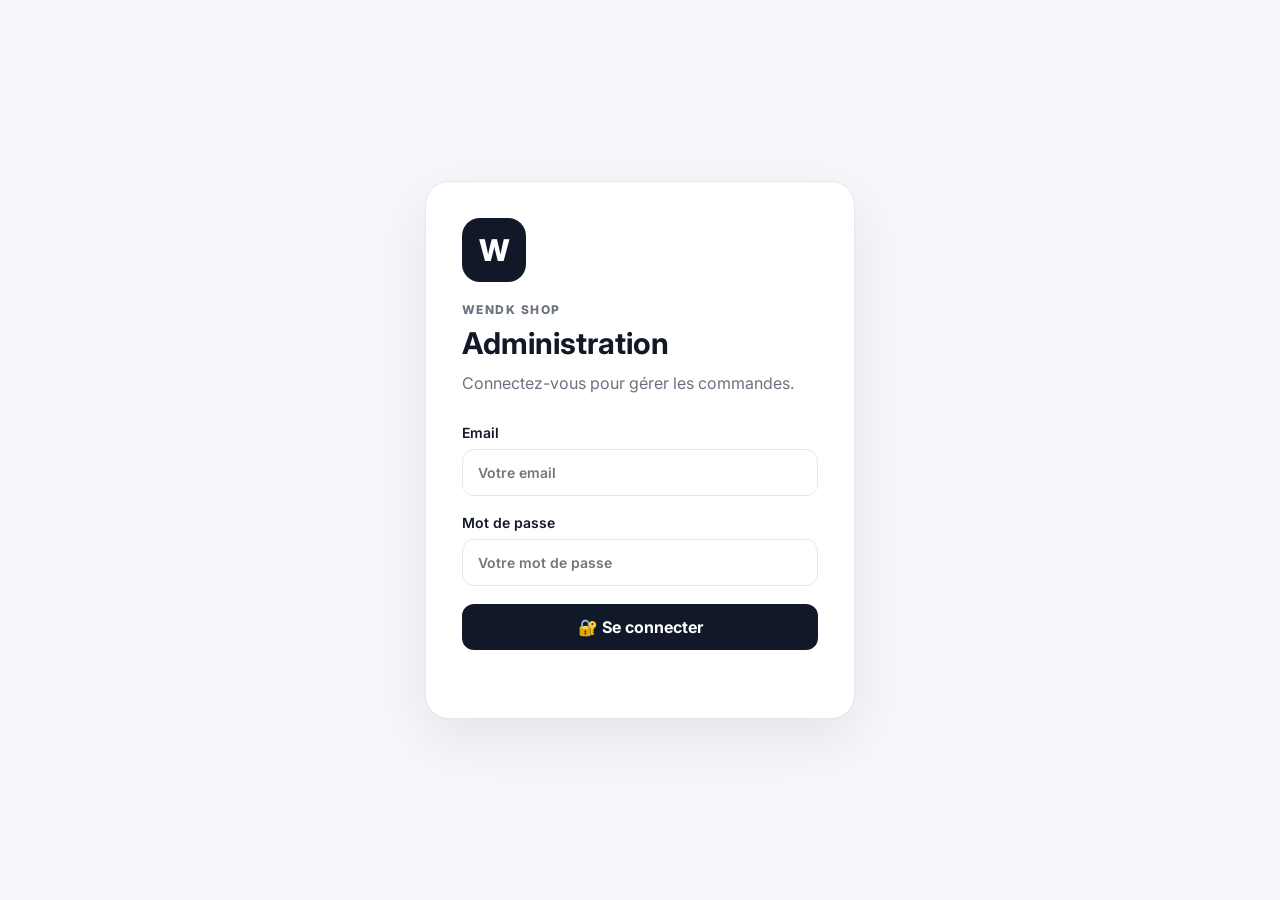
<file: admin.html>
<!DOCTYPE html>
<html lang="fr">
<head>
    <meta charset="UTF-8">
    <meta name="viewport" content="width=device-width, initial-scale=1.0">

    <meta name="robots" content="noindex,nofollow">

    <title>WENDK SHOP | Administration</title>

    <link rel="stylesheet" href="admin.css">

    <link rel="preconnect" href="https://fonts.googleapis.com">
    <link rel="preconnect" href="https://fonts.gstatic.com" crossorigin>

    <link
        href="https://fonts.googleapis.com/css2?family=Inter:wght@400;500;600;700;800&display=swap"
        rel="stylesheet"
    >
</head>

<body>

<!-- ================= LOGIN ================= -->

<section id="loginScreen" class="login-screen">

    <div class="login-card">

        <div class="admin-logo">
            W
        </div>

        <span class="login-label">
            WENDK SHOP
        </span>

        <h1>
            Administration
        </h1>

        <p>
            Connectez-vous pour gérer les commandes.
        </p>

        <form id="loginForm">

            <label>
                Email
                <input
                    type="email"
                    id="loginEmail"
                    placeholder="Votre email"
                    required
                    autocomplete="email"
                >
            </label>

            <label>
                Mot de passe
                <input
                    type="password"
                    id="loginPassword"
                    placeholder="Votre mot de passe"
                    required
                    autocomplete="current-password"
                >
            </label>

            <button
                type="submit"
                class="btn btn-primary"
                id="loginBtn"
            >
                🔐 Se connecter
            </button>

            <p
                id="loginError"
                class="error-message"
            ></p>

        </form>

    </div>

</section>


<!-- ================= DASHBOARD ================= -->

<section
    id="dashboard"
    class="dashboard hidden"
>

    <header class="admin-header">

        <div>

            <span class="admin-label">
                WENDK SHOP
            </span>

            <h1>
                Tableau de bord
            </h1>

        </div>

        <button
            id="logoutBtn"
            class="btn btn-secondary"
        >
            🚪 Déconnexion
        </button>

    </header>


    <!-- ================= STATISTIQUES ================= -->

    <div class="stats-grid">

        <div class="stat-card">

            <span>
                📦 Commandes
            </span>

            <strong id="totalOrders">
                0
            </strong>

        </div>


        <div class="stat-card">

            <span>
                🆕 Nouvelles
            </span>

            <strong id="newOrders">
                0
            </strong>

        </div>


        <div class="stat-card">

            <span>
                💰 Chiffre d'affaires
            </span>

            <strong id="totalRevenue">
                0 FCFA
            </strong>

        </div>

    </div>


    <!-- ================= COMMANDES ================= -->

    <div class="orders-card">

        <div class="orders-header">

            <div>

                <span class="admin-label">
                    GESTION
                </span>

                <h2>
                    Commandes
                </h2>

            </div>

            <button
                id="refreshBtn"
                class="btn btn-secondary"
            >
                🔄 Actualiser
            </button>

        </div>


        <div
            id="loading"
            class="loading"
        >
            Chargement des commandes...
        </div>


        <div
            id="ordersContainer"
            class="orders-container"
        ></div>


        <div
            id="emptyOrders"
            class="empty-orders hidden"
        >
            <div>📦</div>

            <h3>
                Aucune commande
            </h3>

            <p>
                Les nouvelles commandes apparaîtront ici.
            </p>
        </div>

    </div>

</section>


<script src="admin.js"></script>

</body>
  </html>
</file>
<file: admin.css>
/* =========================================================
   WENDK SHOP
   ADMIN.CSS
   ========================================================= */

* {
    box-sizing: border-box;
    margin: 0;
    padding: 0;
}

:root {
    --bg: #f5f7fb;
    --card: #ffffff;
    --text: #111827;
    --muted: #6b7280;
    --border: #e5e7eb;
    --primary: #111827;
    --success: #16a34a;
    --warning: #d97706;
    --danger: #dc2626;
}

body {
    font-family: "Inter", sans-serif;
    background: var(--bg);
    color: var(--text);
    min-height: 100vh;
}

button,
input,
select {
    font: inherit;
}

button {
    cursor: pointer;
}

.hidden {
    display: none !important;
}


/* =========================================================
   LOGIN
   ========================================================= */

.login-screen {
    min-height: 100vh;
    display: flex;
    align-items: center;
    justify-content: center;
    padding: 20px;
}

.login-card {
    width: 100%;
    max-width: 430px;
    background: var(--card);
    border: 1px solid var(--border);
    border-radius: 24px;
    padding: 36px;
    box-shadow: 0 20px 60px rgba(0, 0, 0, 0.08);
}

.admin-logo {
    width: 64px;
    height: 64px;
    border-radius: 18px;
    display: flex;
    align-items: center;
    justify-content: center;
    background: #111827;
    color: white;
    font-size: 30px;
    font-weight: 800;
    margin-bottom: 20px;
}

.login-label,
.admin-label {
    display: block;
    color: var(--muted);
    font-size: 12px;
    font-weight: 800;
    letter-spacing: 0.12em;
}

.login-card h1 {
    margin-top: 8px;
    font-size: 30px;
}

.login-card > p {
    color: var(--muted);
    margin: 10px 0 28px;
    line-height: 1.6;
}

.login-card label {
    display: block;
    font-size: 14px;
    font-weight: 600;
    margin-bottom: 18px;
}

.login-card input {
    width: 100%;
    margin-top: 8px;
    padding: 14px 15px;
    border: 1px solid var(--border);
    border-radius: 12px;
    outline: none;
}

.login-card input:focus {
    border-color: #111827;
}


/* =========================================================
   BOUTONS
   ========================================================= */

.btn {
    border: 0;
    border-radius: 12px;
    padding: 13px 18px;
    font-weight: 700;
    transition: 0.2s ease;
}

.btn:disabled {
    opacity: 0.6;
    cursor: not-allowed;
}

.btn-primary {
    width: 100%;
    background: var(--primary);
    color: white;
}

.btn-primary:hover {
    opacity: 0.9;
}

.btn-secondary {
    background: white;
    color: var(--text);
    border: 1px solid var(--border);
}

.btn-secondary:hover {
    background: #f9fafb;
}


/* =========================================================
   ERREUR
   ========================================================= */

.error-message {
    min-height: 20px;
    color: var(--danger);
    font-size: 13px;
    margin-top: 12px;
}


/* =========================================================
   DASHBOARD
   ========================================================= */

.dashboard {
    max-width: 1400px;
    margin: auto;
    padding: 24px;
}

.admin-header {
    display: flex;
    justify-content: space-between;
    align-items: center;
    gap: 20px;
    margin-bottom: 28px;
}

.admin-header h1 {
    font-size: 30px;
    margin-top: 6px;
}


/* =========================================================
   STATISTIQUES
   ========================================================= */

.stats-grid {
    display: grid;
    grid-template-columns:
        repeat(3, minmax(0, 1fr));

    gap: 18px;
    margin-bottom: 24px;
}

.stat-card {
    background: var(--card);
    border: 1px solid var(--border);
    border-radius: 18px;
    padding: 24px;
}

.stat-card span {
    display: block;
    color: var(--muted);
    font-size: 14px;
    margin-bottom: 12px;
}

.stat-card strong {
    font-size: 28px;
}


/* =========================================================
   COMMANDES
   ========================================================= */

.orders-card {
    background: var(--card);
    border: 1px solid var(--border);
    border-radius: 20px;
    padding: 24px;
}

.orders-header {
    display: flex;
    justify-content: space-between;
    align-items: center;
    gap: 20px;
    margin-bottom: 24px;
}

.orders-header h2 {
    font-size: 24px;
    margin-top: 6px;
}

.loading {
    padding: 30px;
    text-align: center;
    color: var(--muted);
}

.empty-orders {
    text-align: center;
    padding: 50px 20px;
    color: var(--muted);
}

.empty-orders > div {
    font-size: 45px;
    margin-bottom: 12px;
}

.empty-orders h3 {
    color: var(--text);
    margin-bottom: 8px;
}


/* =========================================================
   CARTE COMMANDE
   ========================================================= */

.order-item {
    border: 1px solid var(--border);
    border-radius: 16px;
    padding: 20px;
    margin-bottom: 14px;
}

.order-top {
    display: flex;
    justify-content: space-between;
    align-items: flex-start;
    gap: 15px;
    margin-bottom: 18px;
}

.order-number {
    font-weight: 800;
    font-size: 16px;
}

.order-date {
    color: var(--muted);
    font-size: 12px;
    margin-top: 5px;
}

.order-info {
    display: grid;
    grid-template-columns:
        repeat(2, minmax(0, 1fr));

    gap: 10px;
    margin-bottom: 18px;
}

.info-box {
    background: #f9fafb;
    border-radius: 10px;
    padding: 12px;
}

.info-box span {
    display: block;
    color: var(--muted);
    font-size: 11px;
    margin-bottom: 4px;
}

.info-box strong {
    font-size: 14px;
    word-break: break-word;
}

.order-products {
    border-top: 1px solid var(--border);
    padding-top: 16px;
}

.order-products h4 {
    margin-bottom: 10px;
}

.product-line {
    display: flex;
    justify-content: space-between;
    gap: 15px;
    padding: 8px 0;
    font-size: 14px;
}

.order-bottom {
    display: flex;
    justify-content: space-between;
    align-items: center;
    gap: 15px;
    border-top: 1px solid var(--border);
    margin-top: 15px;
    padding-top: 15px;
}

.order-total {
    font-size: 19px;
    font-weight: 800;
}


/* =========================================================
   STATUT
   ========================================================= */

.status-select {
    border: 1px solid var(--border);
    border-radius: 10px;
    padding: 9px 12px;
    background: white;
    font-weight: 700;
}

.status-new {
    color: var(--warning);
}

.status-confirmed {
    color: #2563eb;
}

.status-delivered {
    color: var(--success);
}

.status-cancelled {
    color: var(--danger);
}


/* =========================================================
   RESPONSIVE
   ========================================================= */

@media (max-width: 800px) {

    .dashboard {
        padding: 16px;
    }

    .admin-header {
        align-items: flex-start;
        flex-direction: column;
    }

    .stats-grid {
        grid-template-columns: 1fr;
    }

    .orders-header {
        align-items: flex-start;
        flex-direction: column;
    }

    .order-info {
        grid-template-columns: 1fr;
    }

    .order-top,
    .order-bottom {
        flex-direction: column;
        align-items: stretch;
    }

    .login-card {
        padding: 26px 20px;
    }

  }
</file>
